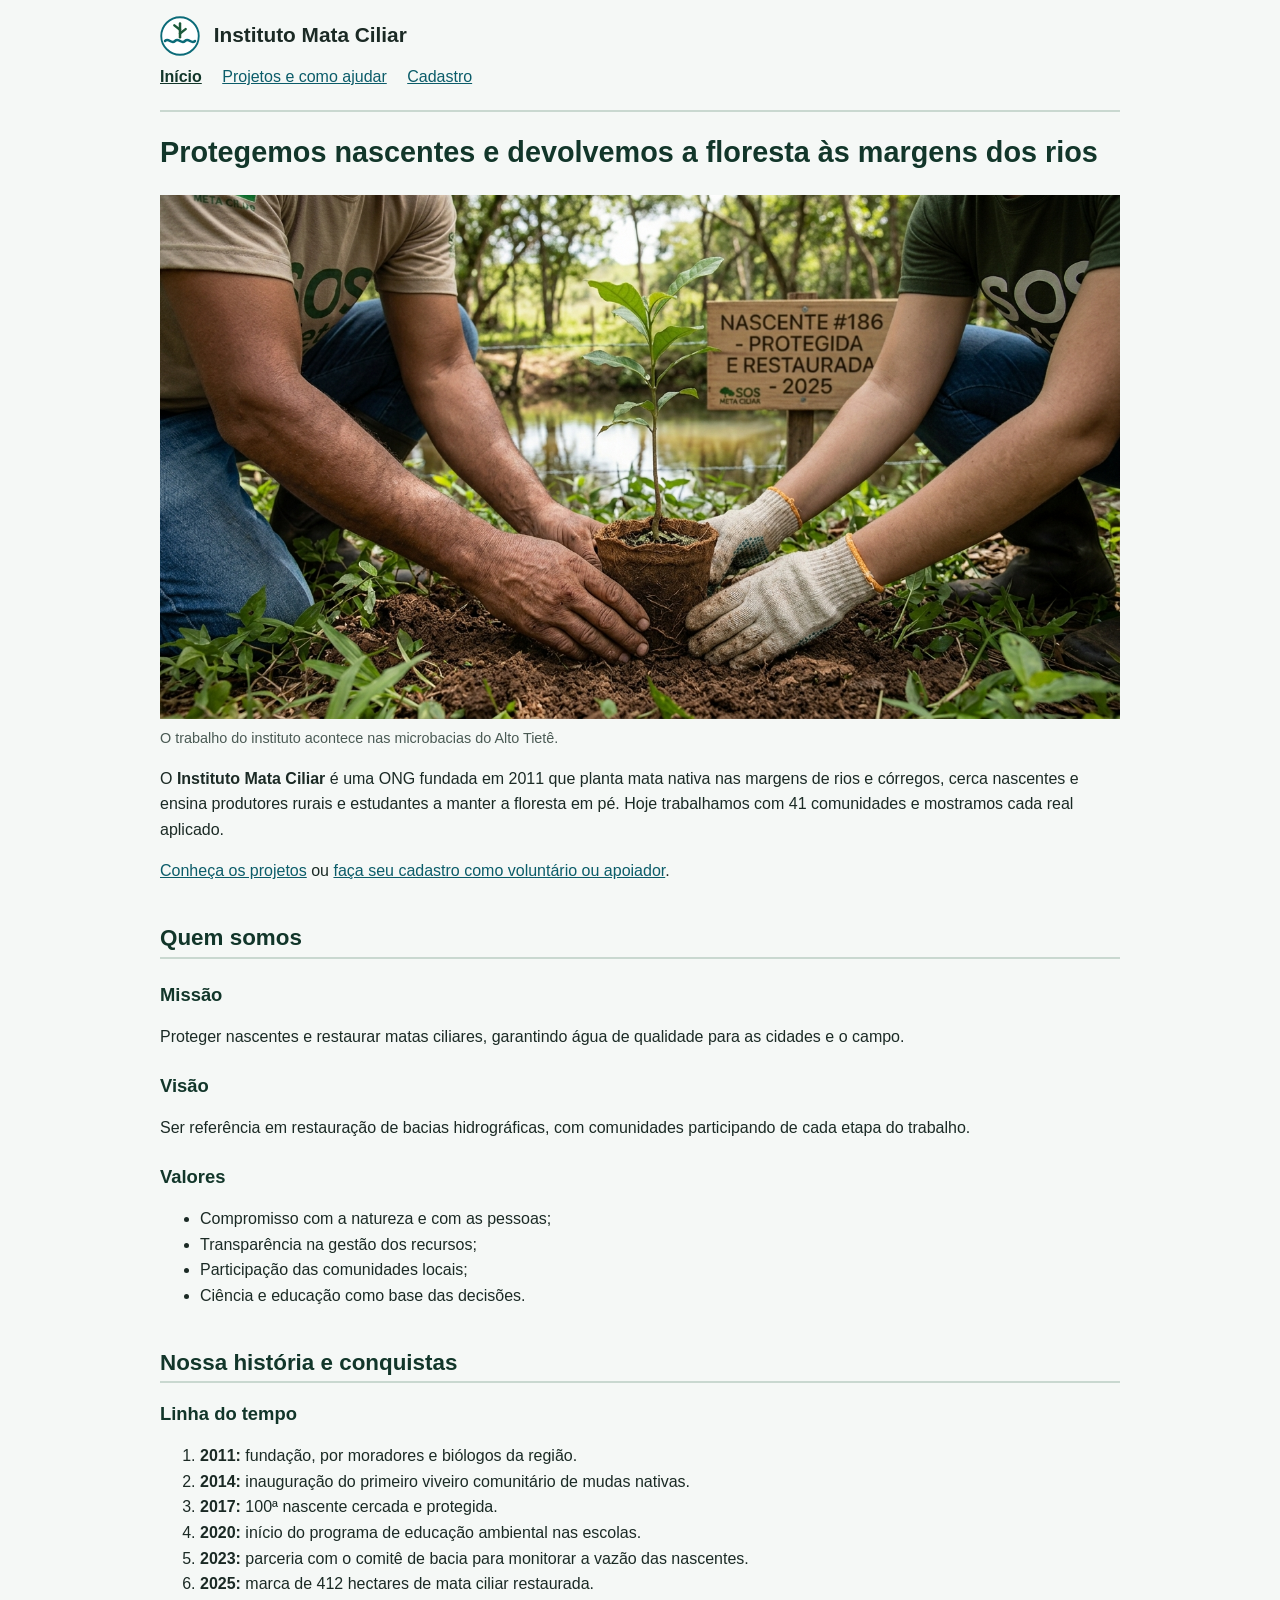
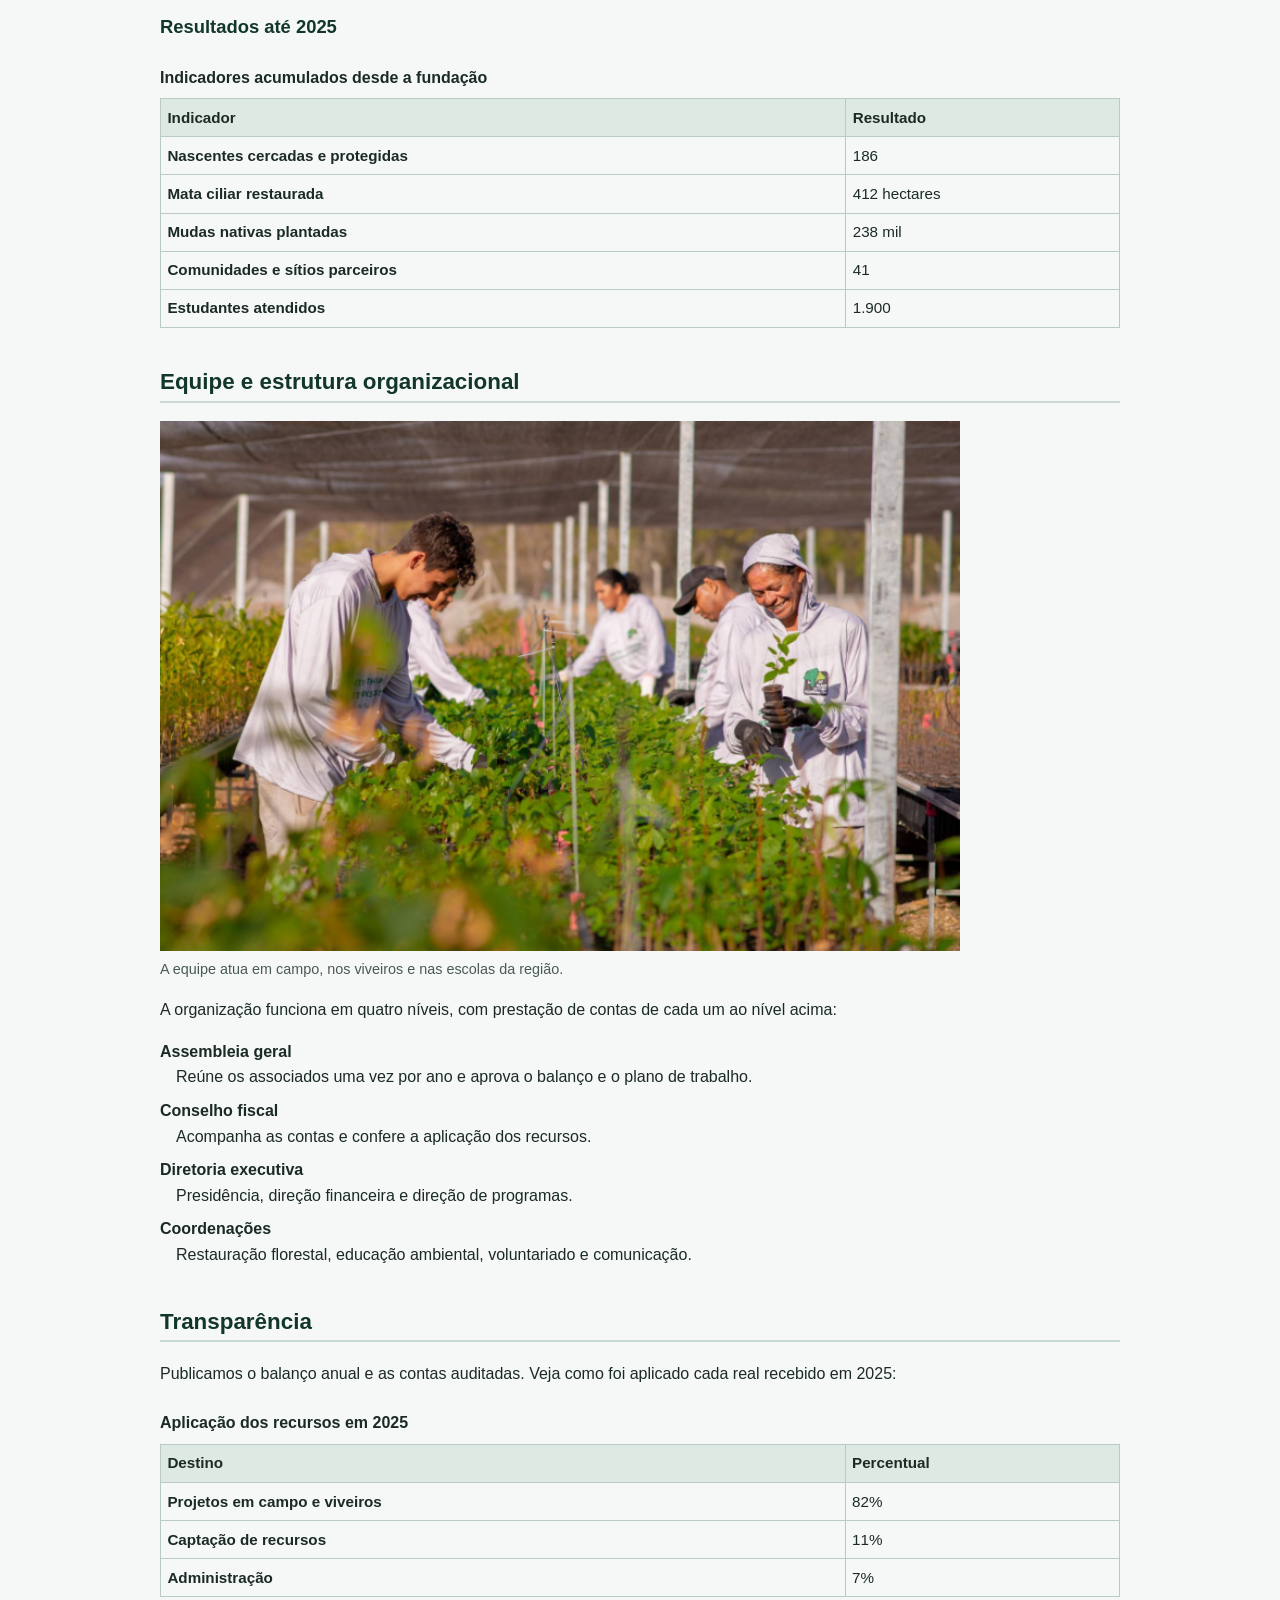
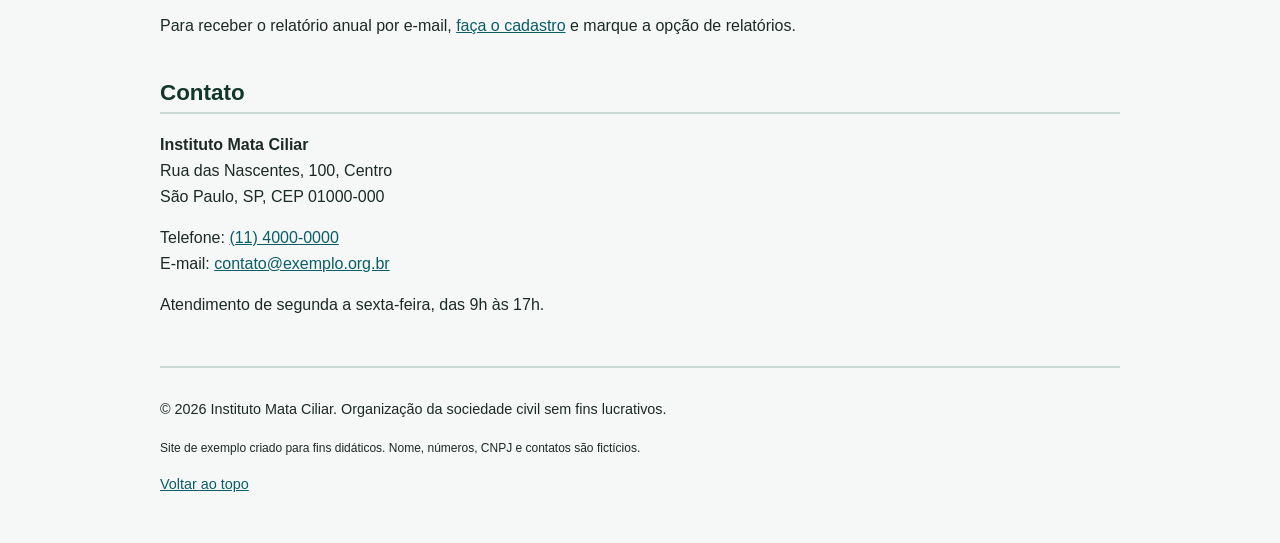
<file: ong-mata-ciliar/index.html>
<!DOCTYPE html>
<html lang="pt-BR">
<head>
  <meta charset="UTF-8">
  <meta name="viewport" content="width=device-width, initial-scale=1.0">
  <title>Instituto Mata Ciliar | Proteção de nascentes e matas ciliares</title>
  <meta name="description" content="ONG que protege nascentes e restaura matas ciliares na bacia do Alto Tietê. Conheça nossa missão, nossa história, a equipe e como falar conosco.">
  <link rel="icon" type="image/svg+xml" href="img/logo.svg">
  <link rel="stylesheet" href="css/estilo.css">
</head>
<body id="topo-da-pagina">
  <a class="pular" href="#conteudo">Pular para o conteúdo</a>

  <header>
    <p class="marca">
      <img src="img/logo.svg" alt="" width="40" height="40">
      <span>Instituto Mata Ciliar</span>
    </p>
    <nav aria-label="Menu principal">
      <ul>
          <li><a href="index.html" aria-current="page">Início</a></li>
          <li><a href="projetos.html">Projetos e como ajudar</a></li>
          <li><a href="cadastro.html">Cadastro</a></li>
      </ul>
    </nav>
  </header>

  <main id="conteudo">

    <section aria-labelledby="titulo-inicio">
      <h1 id="titulo-inicio">Protegemos nascentes e devolvemos a floresta às margens dos rios</h1>
      <figure>
      <picture>
        <img src="img/hero.jpg" alt="Ilustração de colinas verdes ao amanhecer, com um rio azul serpenteando entre árvores" width="1200" height="520" decoding="async">
      </picture>
      <figcaption>O trabalho do instituto acontece nas microbacias do Alto Tietê.</figcaption>
    </figure>
      <p>
        O <strong>Instituto Mata Ciliar</strong> é uma ONG fundada em 2011 que planta mata nativa nas margens de rios e córregos,
        cerca nascentes e ensina produtores rurais e estudantes a manter a floresta em pé. Hoje trabalhamos
        com 41 comunidades e mostramos cada real aplicado.
      </p>
      <p>
        <a href="projetos.html">Conheça os projetos</a> ou
        <a href="cadastro.html">faça seu cadastro como voluntário ou apoiador</a>.
      </p>
    </section>

    <section aria-labelledby="titulo-quem-somos">
      <h2 id="titulo-quem-somos">Quem somos</h2>

      <article>
        <h3>Missão</h3>
        <p>Proteger nascentes e restaurar matas ciliares, garantindo água de qualidade para as cidades e o campo.</p>
      </article>

      <article>
        <h3>Visão</h3>
        <p>Ser referência em restauração de bacias hidrográficas, com comunidades participando de cada etapa do trabalho.</p>
      </article>

      <article>
        <h3>Valores</h3>
        <ul>
          <li>Compromisso com a natureza e com as pessoas;</li>
          <li>Transparência na gestão dos recursos;</li>
          <li>Participação das comunidades locais;</li>
          <li>Ciência e educação como base das decisões.</li>
        </ul>
      </article>
    </section>

    <section aria-labelledby="titulo-historia">
      <h2 id="titulo-historia">Nossa história e conquistas</h2>

      <h3>Linha do tempo</h3>
      <ol>
        <li><strong>2011:</strong> fundação, por moradores e biólogos da região.</li>
        <li><strong>2014:</strong> inauguração do primeiro viveiro comunitário de mudas nativas.</li>
        <li><strong>2017:</strong> 100ª nascente cercada e protegida.</li>
        <li><strong>2020:</strong> início do programa de educação ambiental nas escolas.</li>
        <li><strong>2023:</strong> parceria com o comitê de bacia para monitorar a vazão das nascentes.</li>
        <li><strong>2025:</strong> marca de 412 hectares de mata ciliar restaurada.</li>
      </ol>

      <h3>Resultados até 2025</h3>
      <table>
        <caption>Indicadores acumulados desde a fundação</caption>
        <thead>
          <tr>
            <th scope="col">Indicador</th>
            <th scope="col">Resultado</th>
          </tr>
        </thead>
        <tbody>
          <tr><th scope="row">Nascentes cercadas e protegidas</th><td>186</td></tr>
          <tr><th scope="row">Mata ciliar restaurada</th><td>412 hectares</td></tr>
          <tr><th scope="row">Mudas nativas plantadas</th><td>238 mil</td></tr>
          <tr><th scope="row">Comunidades e sítios parceiros</th><td>41</td></tr>
          <tr><th scope="row">Estudantes atendidos</th><td>1.900</td></tr>
        </tbody>
      </table>
    </section>

    <section aria-labelledby="titulo-equipe">
      <h2 id="titulo-equipe">Equipe e estrutura organizacional</h2>
      <figure>
      <picture>
        <img src="img/equipe.jpg" alt="Ilustração de uma paisagem com rio e árvores, representando o território onde a equipe atua" width="800" height="500" loading="lazy" decoding="async">
      </picture>
      <figcaption>A equipe atua em campo, nos viveiros e nas escolas da região.</figcaption>
    </figure>
      <p>A organização funciona em quatro níveis, com prestação de contas de cada um ao nível acima:</p>
      <dl>
        <dt>Assembleia geral</dt>
        <dd>Reúne os associados uma vez por ano e aprova o balanço e o plano de trabalho.</dd>
        <dt>Conselho fiscal</dt>
        <dd>Acompanha as contas e confere a aplicação dos recursos.</dd>
        <dt>Diretoria executiva</dt>
        <dd>Presidência, direção financeira e direção de programas.</dd>
        <dt>Coordenações</dt>
        <dd>Restauração florestal, educação ambiental, voluntariado e comunicação.</dd>
      </dl>
    </section>

    <section aria-labelledby="titulo-transparencia">
      <h2 id="titulo-transparencia">Transparência</h2>
      <p>Publicamos o balanço anual e as contas auditadas. Veja como foi aplicado cada real recebido em 2025:</p>
      <table>
        <caption>Aplicação dos recursos em 2025</caption>
        <thead>
          <tr>
            <th scope="col">Destino</th>
            <th scope="col">Percentual</th>
          </tr>
        </thead>
        <tbody>
          <tr><th scope="row">Projetos em campo e viveiros</th><td>82%</td></tr>
          <tr><th scope="row">Captação de recursos</th><td>11%</td></tr>
          <tr><th scope="row">Administração</th><td>7%</td></tr>
        </tbody>
      </table>
      <p>Para receber o relatório anual por e-mail, <a href="cadastro.html">faça o cadastro</a> e marque a opção de relatórios.</p>
    </section>

    <section aria-labelledby="titulo-contato">
      <h2 id="titulo-contato">Contato</h2>
      <address>
        <p><strong>Instituto Mata Ciliar</strong><br>
        Rua das Nascentes, 100, Centro<br>
        São Paulo, SP, CEP 01000-000</p>
        <p>Telefone: <a href="tel:+551140000000">(11) 4000-0000</a><br>
        E-mail: <a href="mailto:contato@exemplo.org.br">contato@exemplo.org.br</a></p>
      </address>
      <p>Atendimento de segunda a sexta-feira, das 9h às 17h.</p>
    </section>

  </main>

  <footer>
    <p>&copy; 2026 Instituto Mata Ciliar. Organização da sociedade civil sem fins lucrativos.</p>
    <p><small>Site de exemplo criado para fins didáticos. Nome, números, CNPJ e contatos são fictícios.</small></p>
    <p><a href="#topo-da-pagina">Voltar ao topo</a></p>
  </footer>
</body>
</html>
</file>
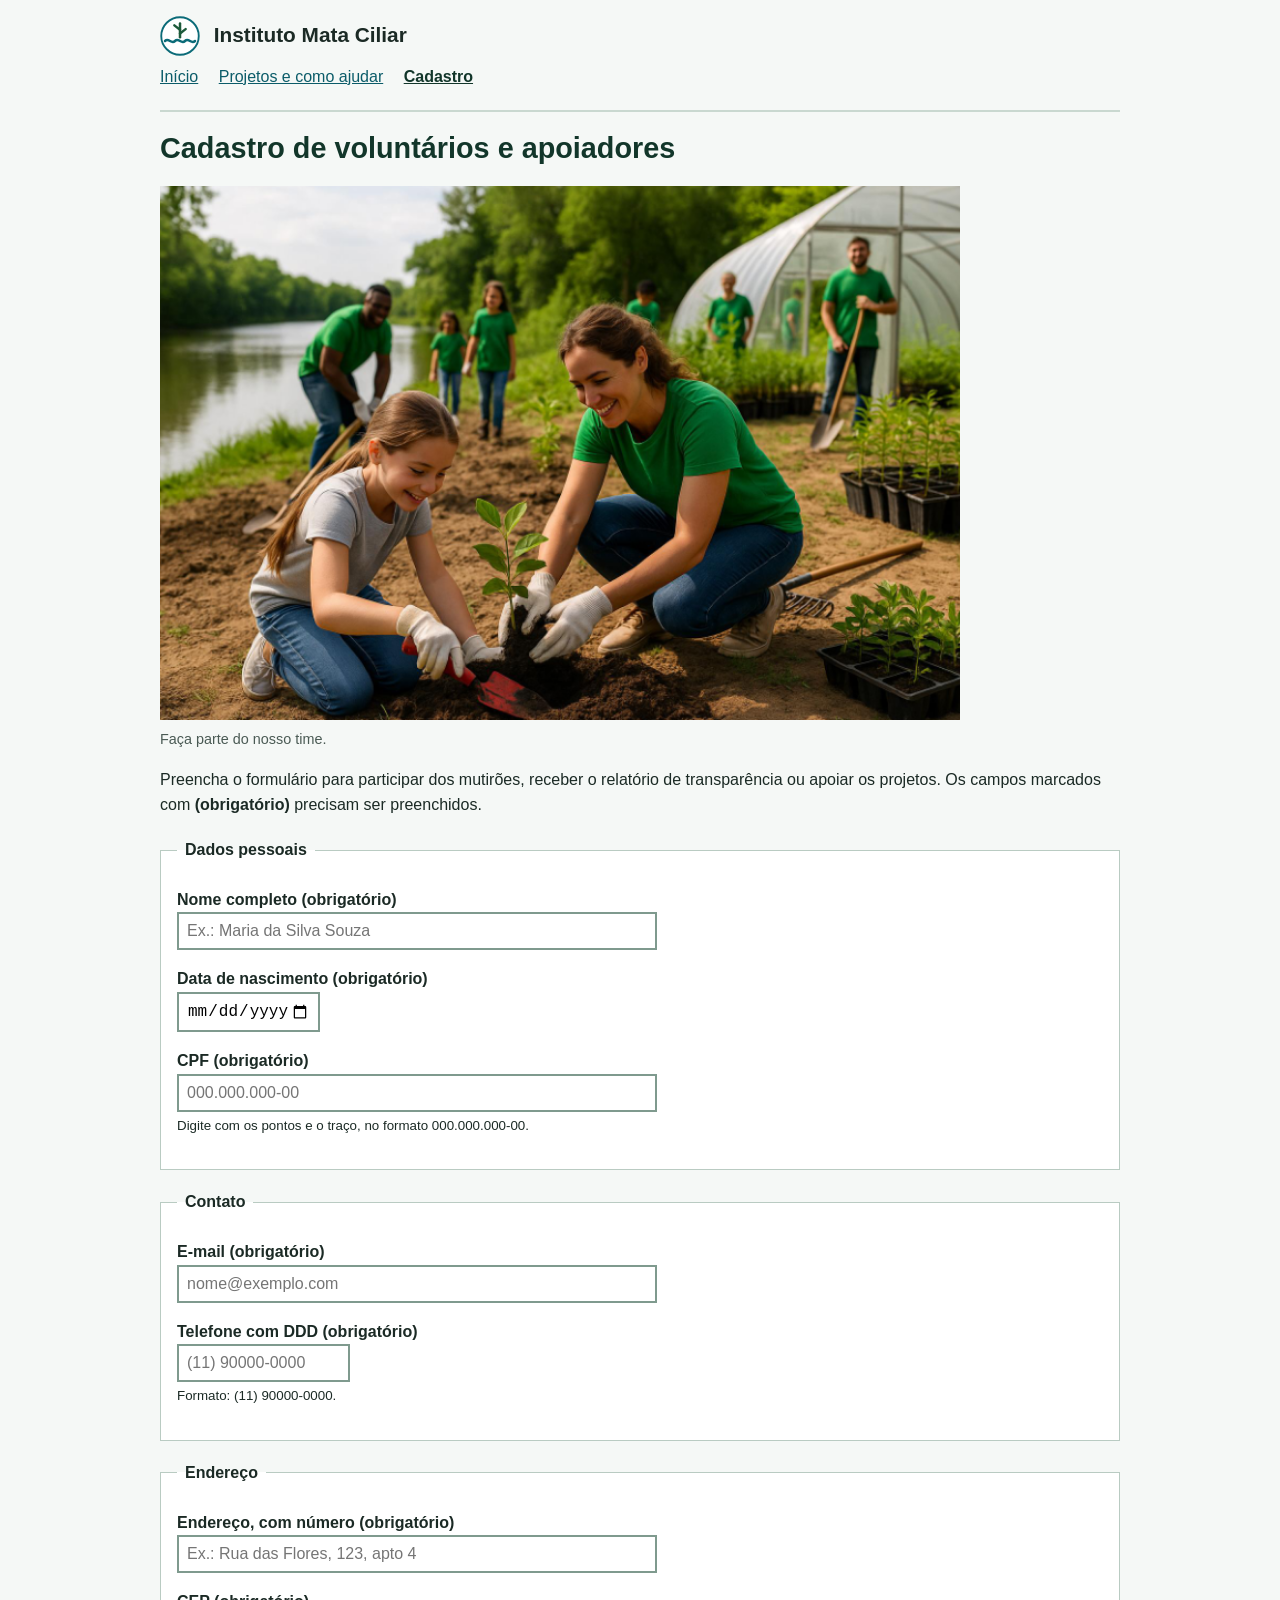
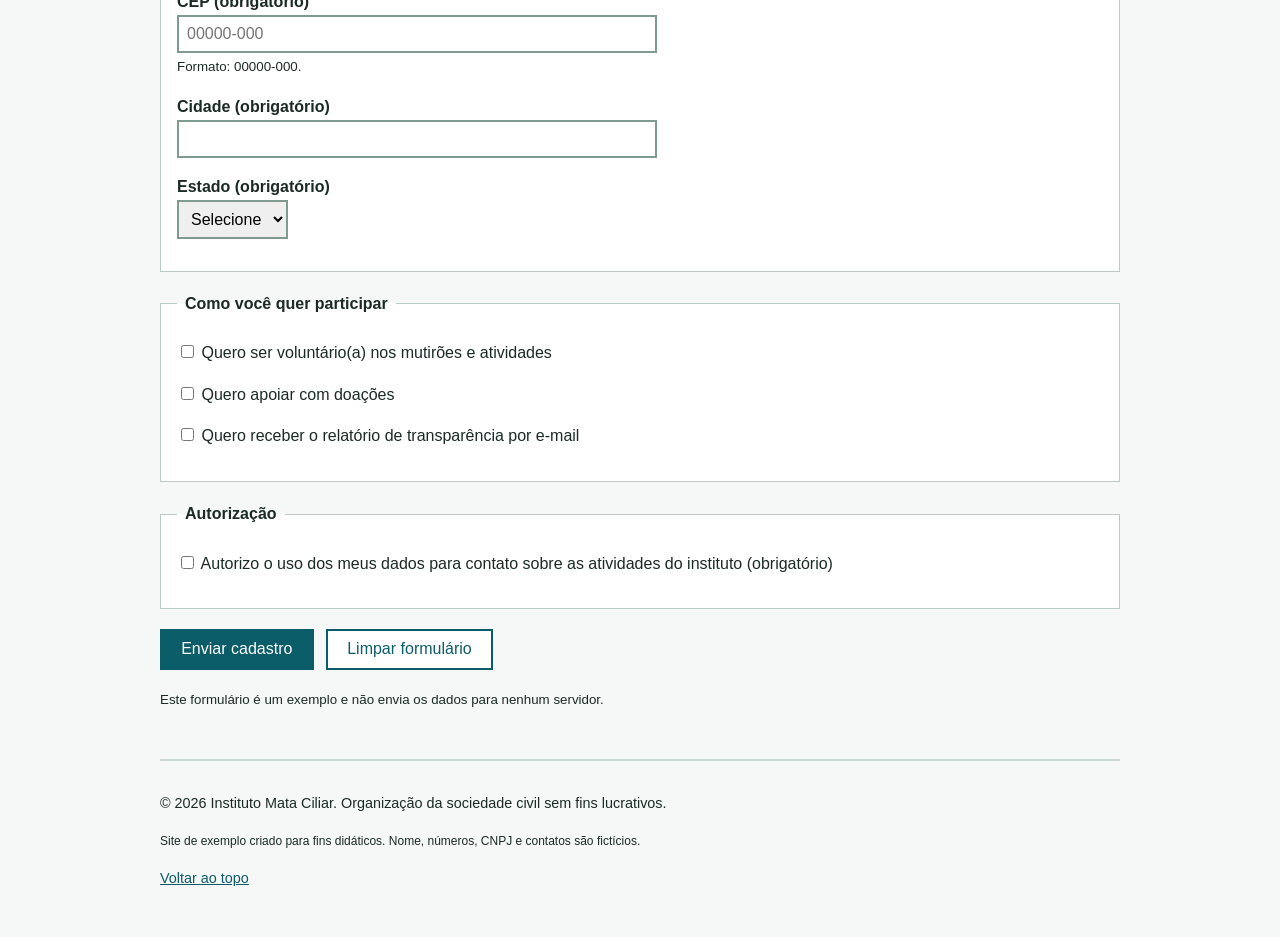
<file: ong-mata-ciliar/cadastro.html>
<!DOCTYPE html>
<html lang="pt-BR">
<head>
  <meta charset="UTF-8">
  <meta name="viewport" content="width=device-width, initial-scale=1.0">
  <title>Cadastro de voluntários e apoiadores | Instituto Mata Ciliar</title>
  <meta name="description" content="Cadastre-se como voluntário ou apoiador do Instituto Mata Ciliar e receba convites para mutirões e relatórios de transparência.">
  <link rel="icon" type="image/svg+xml" href="img/logo.svg">
  <link rel="stylesheet" href="css/estilo.css">
</head>
<body id="topo-da-pagina">
  <a class="pular" href="#conteudo">Pular para o conteúdo</a>

  <header>
    <p class="marca">
      <img src="img/logo.svg" alt="" width="40" height="40">
      <span>Instituto Mata Ciliar</span>
    </p>
    <nav aria-label="Menu principal">
      <ul>
          <li><a href="index.html">Início</a></li>
          <li><a href="projetos.html">Projetos e como ajudar</a></li>
          <li><a href="cadastro.html" aria-current="page">Cadastro</a></li>
      </ul>
    </nav>
  </header>

  <main id="conteudo">

    <h1>Cadastro de voluntários e apoiadores</h1>
    <figure>
      <picture>
        <img src="img/voluntarios.jpg" alt="Ilustração de um grupo de pessoas de camisetas coloridas ao ar livre, entre árvores" width="800" height="500" decoding="async">
      </picture>
      <figcaption>Faça parte do nosso time.</figcaption>
    </figure>
    <p>
      Preencha o formulário para participar dos mutirões, receber o relatório de transparência ou apoiar
      os projetos. Os campos marcados com <strong>(obrigatório)</strong> precisam ser preenchidos.
    </p>

    <form action="#" method="post" id="form-cadastro">

      <fieldset>
        <legend>Dados pessoais</legend>

        <p>
          <label for="nome">Nome completo (obrigatório)</label><br>
          <input type="text" id="nome" name="nome" required minlength="5" maxlength="100"
                 autocomplete="name" placeholder="Ex.: Maria da Silva Souza">
        </p>

        <p>
          <label for="nascimento">Data de nascimento (obrigatório)</label><br>
          <input type="date" id="nascimento" name="nascimento" required
                 min="1900-01-01" max="2026-12-31" autocomplete="bday">
        </p>

        <p>
          <label for="cpf">CPF (obrigatório)</label><br>
          <input type="text" id="cpf" name="cpf" required inputmode="numeric"
                 maxlength="14" size="14" placeholder="000.000.000-00"
                 pattern="[0-9]{3}\.[0-9]{3}\.[0-9]{3}-[0-9]{2}"
                 title="Digite o CPF no formato 000.000.000-00" aria-describedby="dica-cpf">
          <br><small id="dica-cpf">Digite com os pontos e o traço, no formato 000.000.000-00.</small>
        </p>
      </fieldset>

      <fieldset>
        <legend>Contato</legend>

        <p>
          <label for="email">E-mail (obrigatório)</label><br>
          <input type="email" id="email" name="email" required maxlength="120"
                 autocomplete="email" placeholder="nome@exemplo.com"
                 pattern="[^@\s]+@[^@\s]+\.[^@\s]+" title="Digite um e-mail completo, como nome@exemplo.com">
        </p>

        <p>
          <label for="telefone">Telefone com DDD (obrigatório)</label><br>
          <input type="tel" id="telefone" name="telefone" required inputmode="tel"
                 maxlength="15" size="15" autocomplete="tel" placeholder="(11) 90000-0000"
                 pattern="\([0-9]{2}\) [0-9]{4,5}-[0-9]{4}"
                 title="Digite o telefone no formato (11) 90000-0000 ou (11) 4000-0000" aria-describedby="dica-tel">
          <br><small id="dica-tel">Formato: (11) 90000-0000.</small>
        </p>
      </fieldset>

      <fieldset>
        <legend>Endereço</legend>

        <p>
          <label for="endereco">Endereço, com número (obrigatório)</label><br>
          <input type="text" id="endereco" name="endereco" required maxlength="120"
                 autocomplete="address-line1" placeholder="Ex.: Rua das Flores, 123, apto 4">
        </p>

        <p>
          <label for="cep">CEP (obrigatório)</label><br>
          <input type="text" id="cep" name="cep" required inputmode="numeric"
                 maxlength="9" size="9" autocomplete="postal-code" placeholder="00000-000"
                 pattern="[0-9]{5}-[0-9]{3}"
                 title="Digite o CEP no formato 00000-000" aria-describedby="dica-cep">
          <br><small id="dica-cep">Formato: 00000-000.</small>
        </p>

        <p>
          <label for="cidade">Cidade (obrigatório)</label><br>
          <input type="text" id="cidade" name="cidade" required maxlength="80"
                 autocomplete="address-level2">
        </p>

        <p>
          <label for="estado">Estado (obrigatório)</label><br>
          <select id="estado" name="estado" required autocomplete="address-level1">
          <option value="">Selecione</option>
          <option value="AC">AC</option>
          <option value="AL">AL</option>
          <option value="AP">AP</option>
          <option value="AM">AM</option>
          <option value="BA">BA</option>
          <option value="CE">CE</option>
          <option value="DF">DF</option>
          <option value="ES">ES</option>
          <option value="GO">GO</option>
          <option value="MA">MA</option>
          <option value="MT">MT</option>
          <option value="MS">MS</option>
          <option value="MG">MG</option>
          <option value="PA">PA</option>
          <option value="PB">PB</option>
          <option value="PR">PR</option>
          <option value="PE">PE</option>
          <option value="PI">PI</option>
          <option value="RJ">RJ</option>
          <option value="RN">RN</option>
          <option value="RS">RS</option>
          <option value="RO">RO</option>
          <option value="RR">RR</option>
          <option value="SC">SC</option>
          <option value="SP">SP</option>
          <option value="SE">SE</option>
          <option value="TO">TO</option>
          </select>
        </p>
      </fieldset>

      <fieldset>
        <legend>Como você quer participar</legend>

        <p>
          <input type="checkbox" id="quer-voluntario" name="participacao" value="voluntario">
          <label for="quer-voluntario">Quero ser voluntário(a) nos mutirões e atividades</label>
        </p>
        <p>
          <input type="checkbox" id="quer-doador" name="participacao" value="apoiador">
          <label for="quer-doador">Quero apoiar com doações</label>
        </p>
        <p>
          <input type="checkbox" id="quer-relatorio" name="participacao" value="relatorio">
          <label for="quer-relatorio">Quero receber o relatório de transparência por e-mail</label>
        </p>
      </fieldset>

      <fieldset>
        <legend>Autorização</legend>
        <p>
          <input type="checkbox" id="aceite" name="aceite" value="sim" required>
          <label for="aceite">Autorizo o uso dos meus dados para contato sobre as atividades do instituto (obrigatório)</label>
        </p>
      </fieldset>

      <p>
        <button type="submit">Enviar cadastro</button>
        <button type="reset">Limpar formulário</button>
      </p>

    </form>

    <p><small>Este formulário é um exemplo e não envia os dados para nenhum servidor.</small></p>

  </main>

  <footer>
    <p>&copy; 2026 Instituto Mata Ciliar. Organização da sociedade civil sem fins lucrativos.</p>
    <p><small>Site de exemplo criado para fins didáticos. Nome, números, CNPJ e contatos são fictícios.</small></p>
    <p><a href="#topo-da-pagina">Voltar ao topo</a></p>
  </footer>
</body>
</html>
</file>
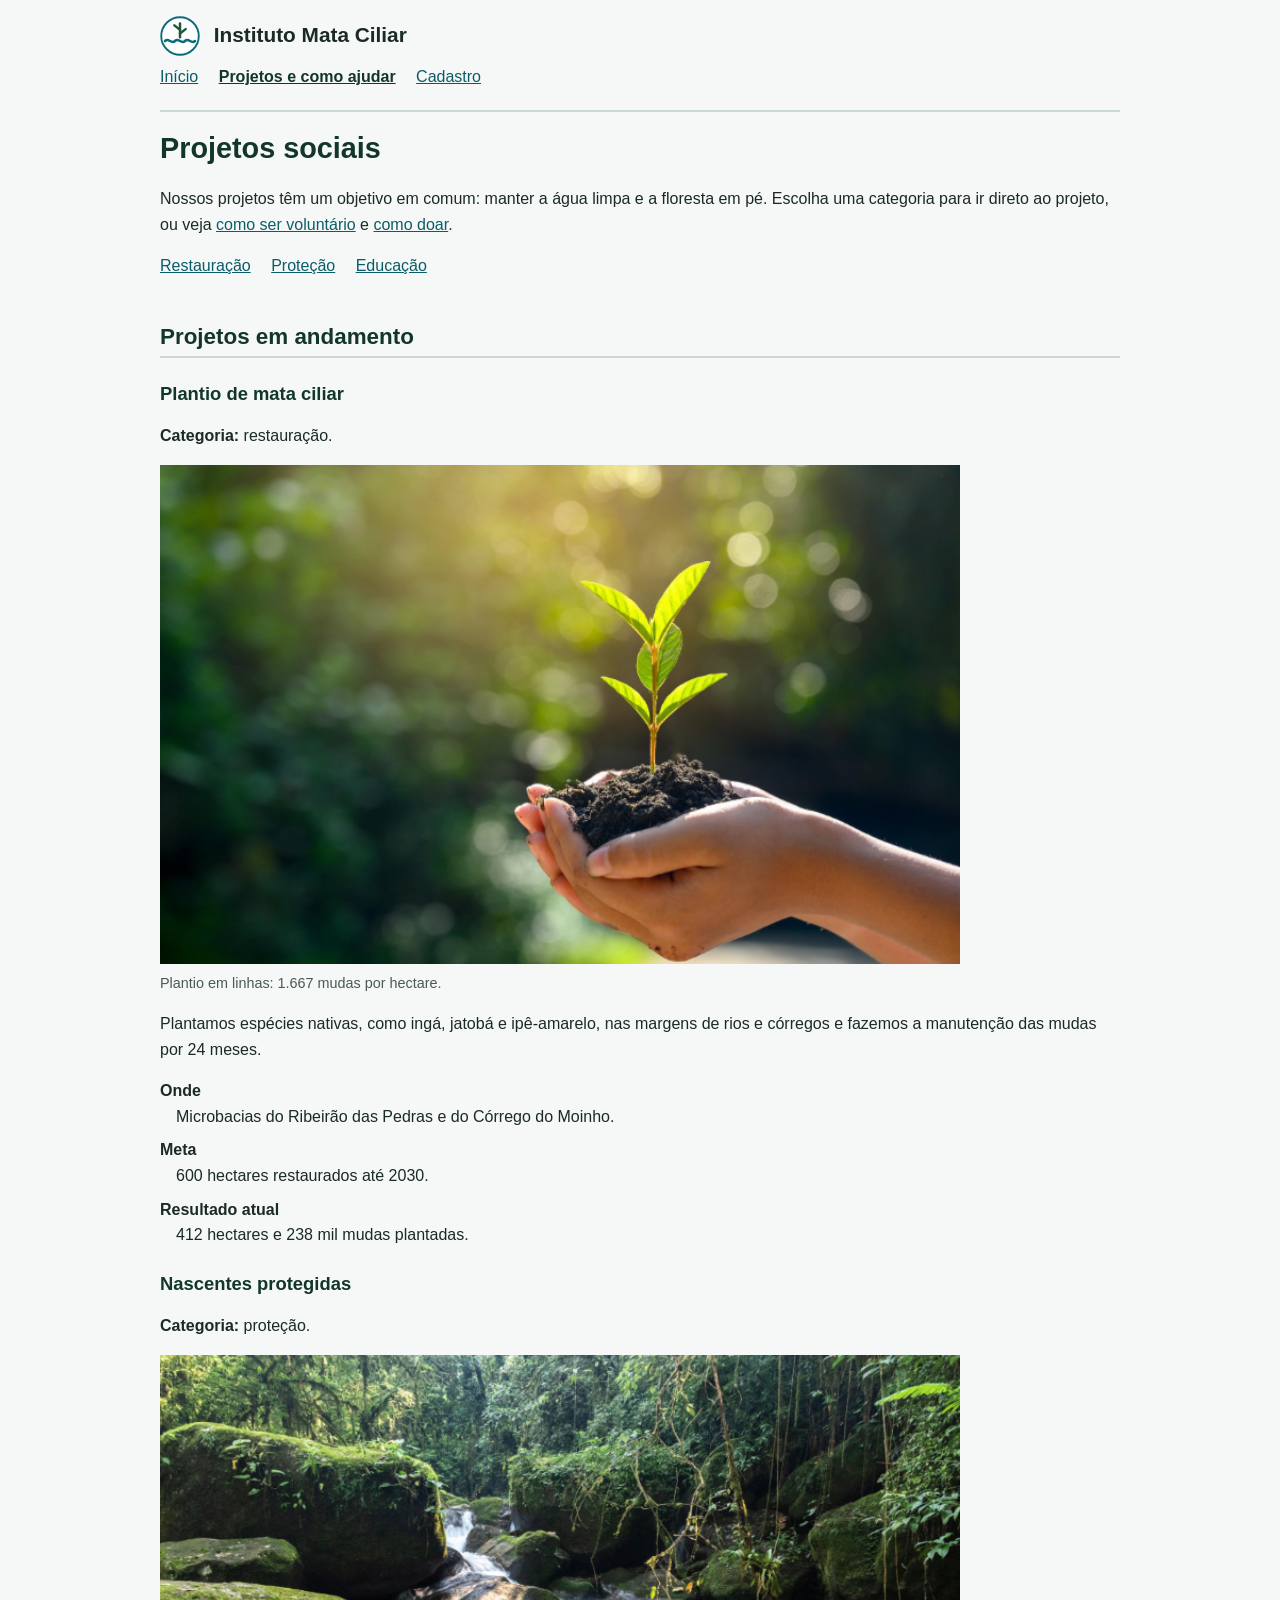
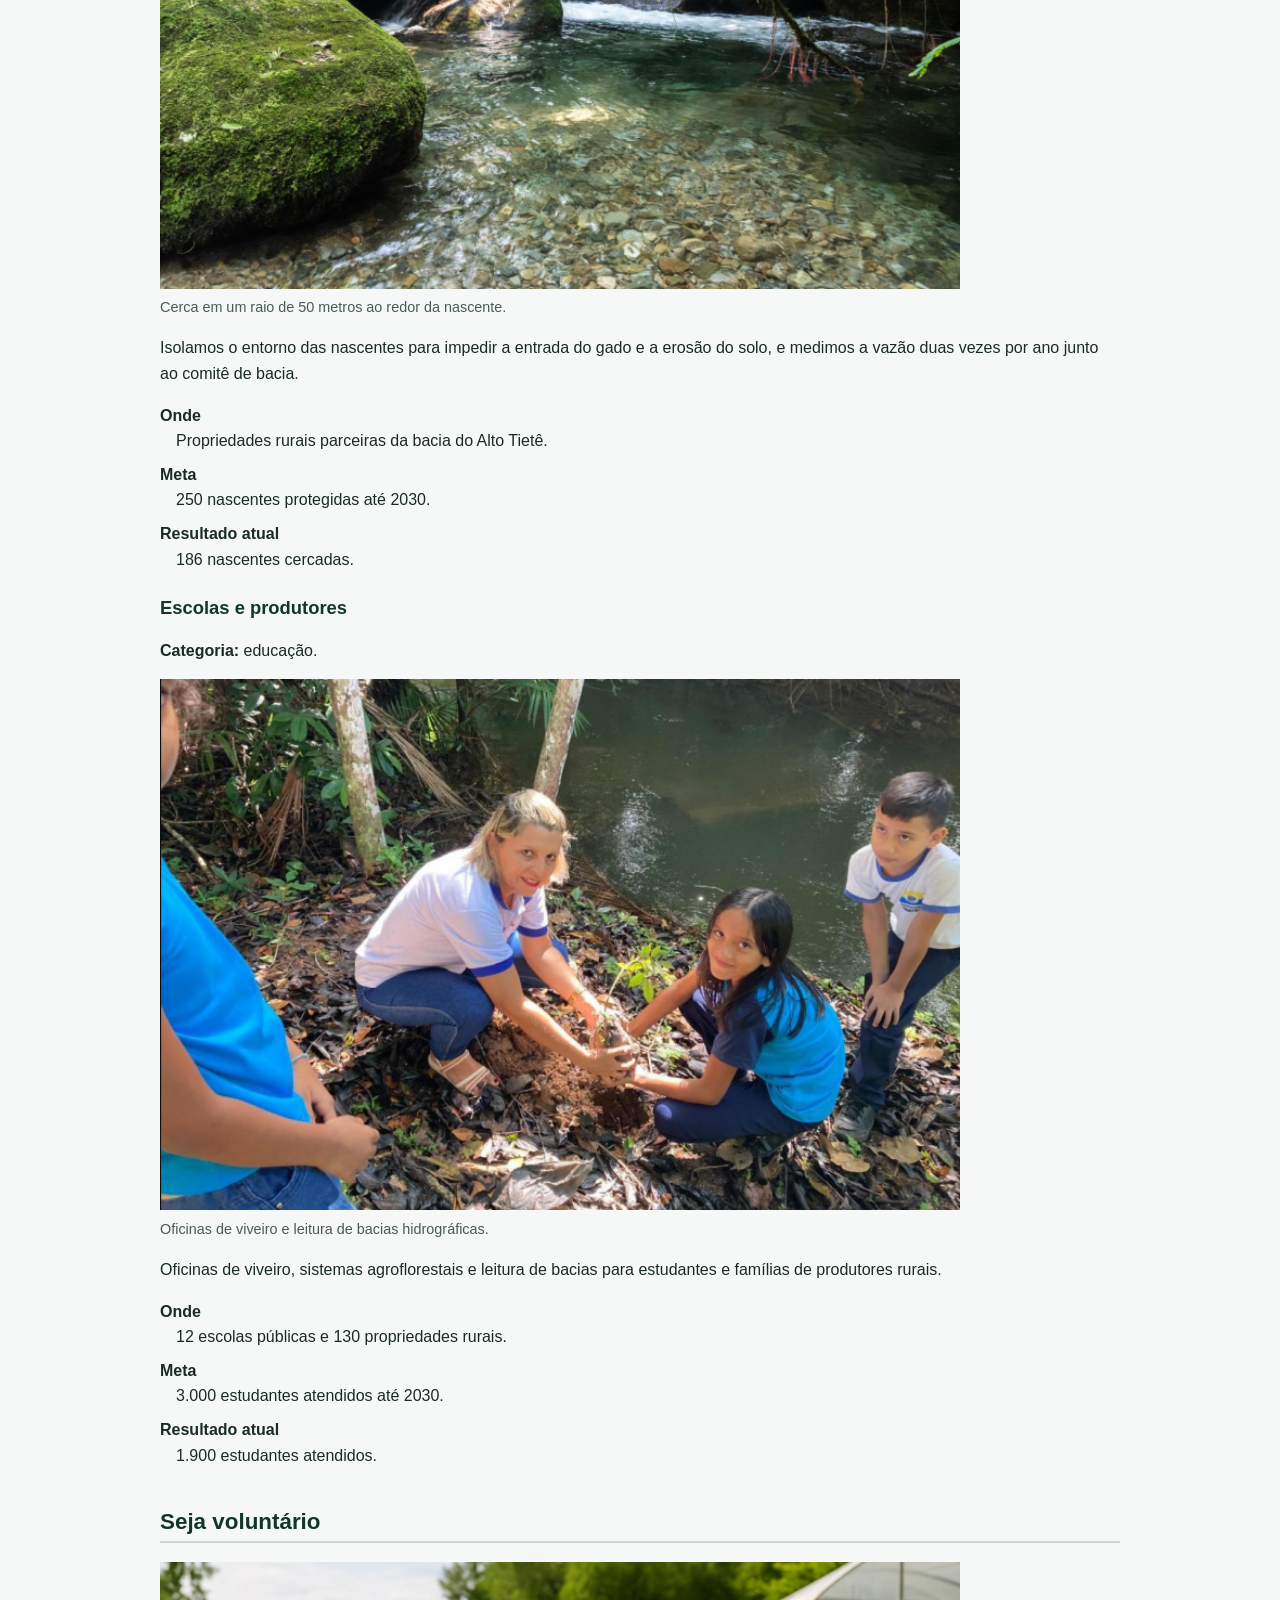
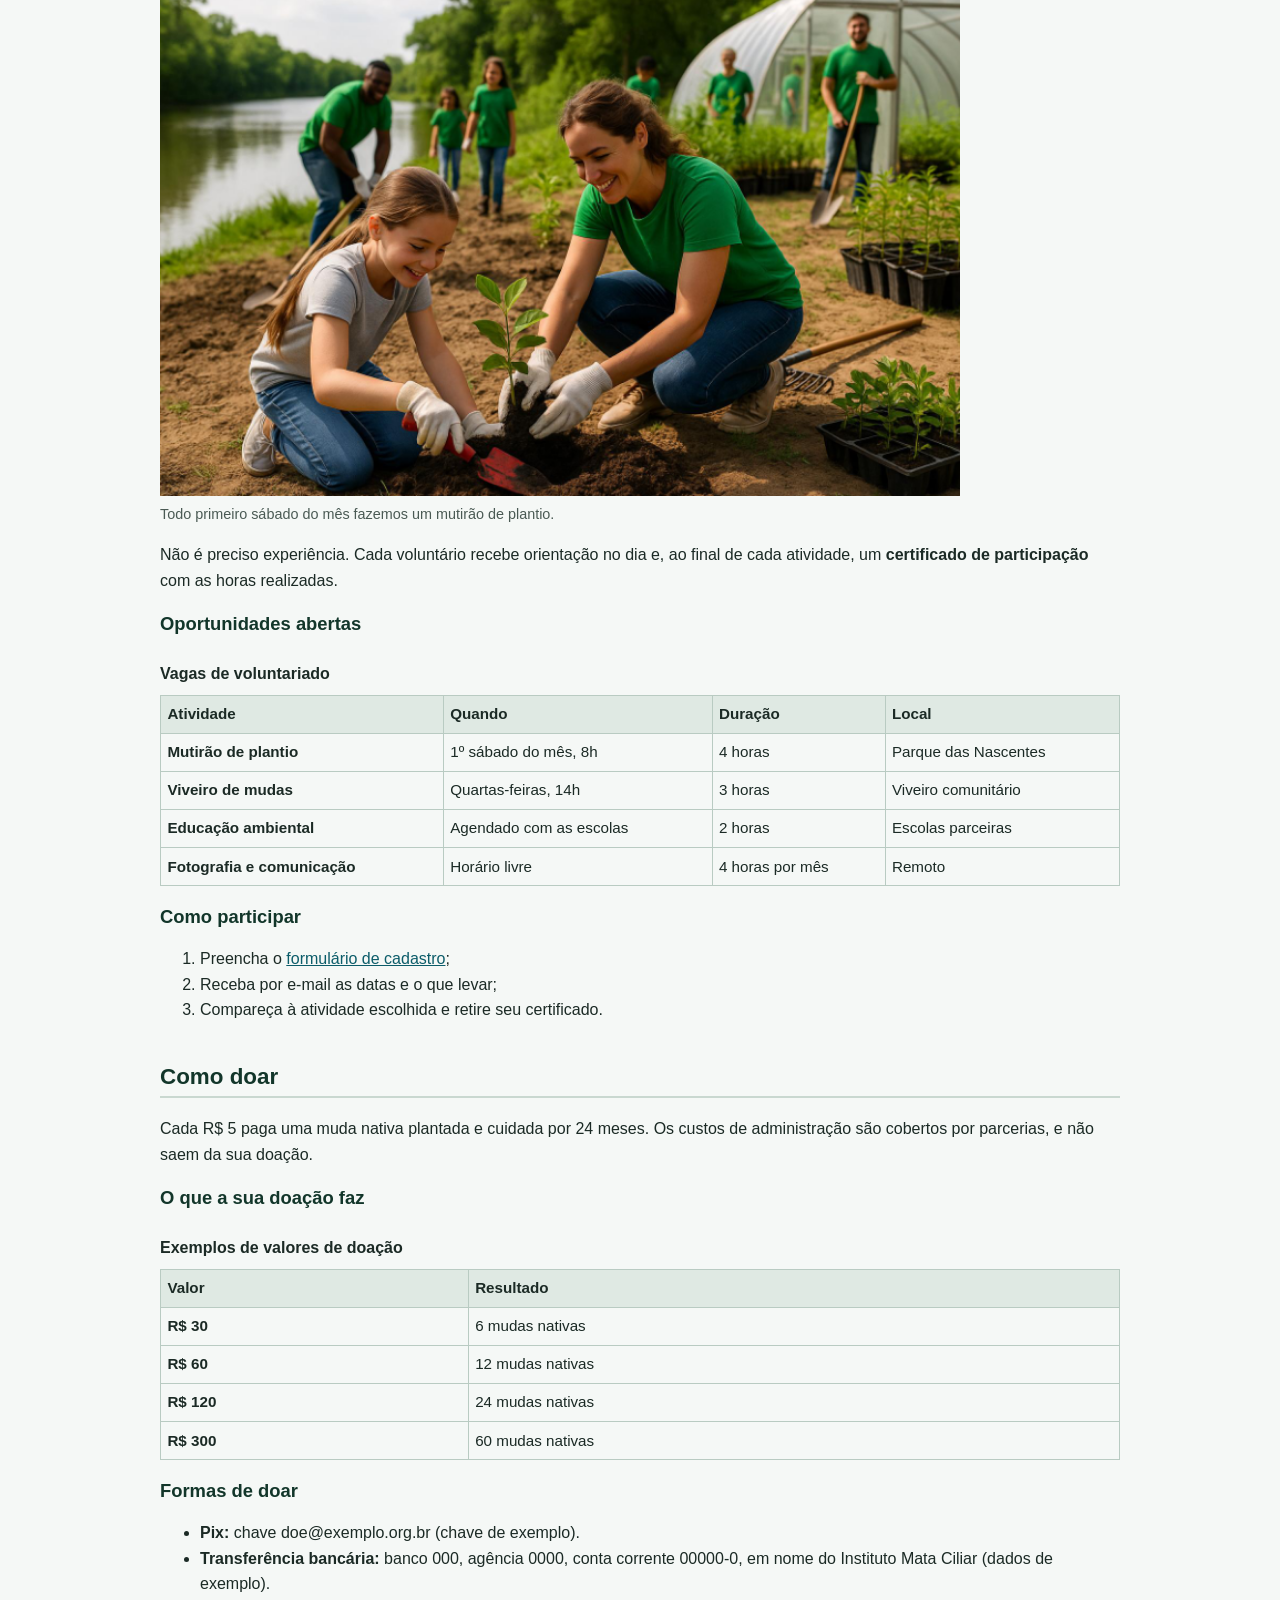
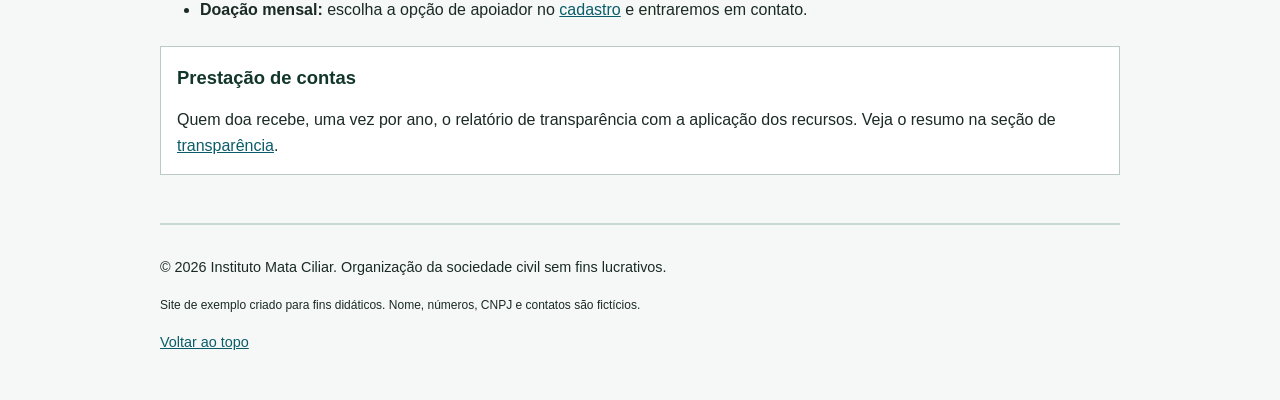
<file: ong-mata-ciliar/projetos.html>
<!DOCTYPE html>
<html lang="pt-BR">
<head>
  <meta charset="UTF-8">
  <meta name="viewport" content="width=device-width, initial-scale=1.0">
  <title>Projetos sociais, voluntariado e doações | Instituto Mata Ciliar</title>
  <meta name="description" content="Conheça os projetos de restauração, proteção de nascentes e educação ambiental, veja as vagas de voluntariado e saiba como doar.">
  <link rel="icon" type="image/svg+xml" href="img/logo.svg">
  <link rel="stylesheet" href="css/estilo.css">
</head>
<body id="topo-da-pagina">
  <a class="pular" href="#conteudo">Pular para o conteúdo</a>

  <header>
    <p class="marca">
      <img src="img/logo.svg" alt="" width="40" height="40">
      <span>Instituto Mata Ciliar</span>
    </p>
    <nav aria-label="Menu principal">
      <ul>
          <li><a href="index.html">Início</a></li>
          <li><a href="projetos.html" aria-current="page">Projetos e como ajudar</a></li>
          <li><a href="cadastro.html">Cadastro</a></li>
      </ul>
    </nav>
  </header>

  <main id="conteudo">

    <h1>Projetos sociais</h1>
    <p>
      Nossos projetos têm um objetivo em comum: manter a água limpa e a floresta em pé.
      Escolha uma categoria para ir direto ao projeto, ou veja
      <a href="#voluntariado">como ser voluntário</a> e <a href="#doar">como doar</a>.
    </p>

    <nav aria-label="Categorias de projetos">
      <ul>
        <li><a href="#restauracao">Restauração</a></li>
        <li><a href="#protecao">Proteção</a></li>
        <li><a href="#educacao">Educação</a></li>
      </ul>
    </nav>

    <section aria-labelledby="titulo-projetos">
      <h2 id="titulo-projetos">Projetos em andamento</h2>

      <article id="restauracao">
        <h3>Plantio de mata ciliar</h3>
        <p><strong>Categoria:</strong> restauração.</p>
        <figure>
      <picture>
        <img src="img/plantio.jpg" alt="Ilustração de fileiras de mudas de árvores plantadas em uma encosta verde" width="800" height="500" loading="lazy" decoding="async">
      </picture>
      <figcaption>Plantio em linhas: 1.667 mudas por hectare.</figcaption>
    </figure>
        <p>
          Plantamos espécies nativas, como ingá, jatobá e ipê-amarelo, nas margens de rios e córregos e
          fazemos a manutenção das mudas por 24 meses.
        </p>
        <dl>
          <dt>Onde</dt><dd>Microbacias do Ribeirão das Pedras e do Córrego do Moinho.</dd>
          <dt>Meta</dt><dd>600 hectares restaurados até 2030.</dd>
          <dt>Resultado atual</dt><dd>412 hectares e 238 mil mudas plantadas.</dd>
        </dl>
      </article>

      <article id="protecao">
        <h3>Nascentes protegidas</h3>
        <p><strong>Categoria:</strong> proteção.</p>
        <figure>
      <picture>
        <img src="img/nascentes.jpg" alt="Ilustração de uma nascente de água cercada por estacas de madeira, com árvores ao fundo" width="800" height="500" loading="lazy" decoding="async">
      </picture>
      <figcaption>Cerca em um raio de 50 metros ao redor da nascente.</figcaption>
    </figure>
        <p>
          Isolamos o entorno das nascentes para impedir a entrada do gado e a erosão do solo, e medimos a
          vazão duas vezes por ano junto ao comitê de bacia.
        </p>
        <dl>
          <dt>Onde</dt><dd>Propriedades rurais parceiras da bacia do Alto Tietê.</dd>
          <dt>Meta</dt><dd>250 nascentes protegidas até 2030.</dd>
          <dt>Resultado atual</dt><dd>186 nascentes cercadas.</dd>
        </dl>
      </article>

      <article id="educacao">
        <h3>Escolas e produtores</h3>
        <p><strong>Categoria:</strong> educação.</p>
        <figure>
      <picture>
        <img src="img/educacao.jpg" alt="Ilustração de uma escola de telhado vermelho cercada por árvores" width="800" height="500" loading="lazy" decoding="async">
      </picture>
      <figcaption>Oficinas de viveiro e leitura de bacias hidrográficas.</figcaption>
    </figure>
        <p>
          Oficinas de viveiro, sistemas agroflorestais e leitura de bacias para estudantes e famílias de
          produtores rurais.
        </p>
        <dl>
          <dt>Onde</dt><dd>12 escolas públicas e 130 propriedades rurais.</dd>
          <dt>Meta</dt><dd>3.000 estudantes atendidos até 2030.</dd>
          <dt>Resultado atual</dt><dd>1.900 estudantes atendidos.</dd>
        </dl>
      </article>
    </section>

    <section id="voluntariado" aria-labelledby="titulo-voluntariado">
      <h2 id="titulo-voluntariado">Seja voluntário</h2>
      <figure>
      <picture>
        <img src="img/voluntarios.jpg" alt="Ilustração de um grupo de pessoas de camisetas coloridas ao ar livre, entre árvores" width="800" height="500" loading="lazy" decoding="async">
      </picture>
      <figcaption>Todo primeiro sábado do mês fazemos um mutirão de plantio.</figcaption>
    </figure>
      <p>
        Não é preciso experiência. Cada voluntário recebe orientação no dia e, ao final de cada atividade,
        um <strong>certificado de participação</strong> com as horas realizadas.
      </p>

      <h3>Oportunidades abertas</h3>
      <table>
        <caption>Vagas de voluntariado</caption>
        <thead>
          <tr>
            <th scope="col">Atividade</th>
            <th scope="col">Quando</th>
            <th scope="col">Duração</th>
            <th scope="col">Local</th>
          </tr>
        </thead>
        <tbody>
          <tr><th scope="row">Mutirão de plantio</th><td>1º sábado do mês, 8h</td><td>4 horas</td><td>Parque das Nascentes</td></tr>
          <tr><th scope="row">Viveiro de mudas</th><td>Quartas-feiras, 14h</td><td>3 horas</td><td>Viveiro comunitário</td></tr>
          <tr><th scope="row">Educação ambiental</th><td>Agendado com as escolas</td><td>2 horas</td><td>Escolas parceiras</td></tr>
          <tr><th scope="row">Fotografia e comunicação</th><td>Horário livre</td><td>4 horas por mês</td><td>Remoto</td></tr>
        </tbody>
      </table>

      <h3>Como participar</h3>
      <ol>
        <li>Preencha o <a href="cadastro.html">formulário de cadastro</a>;</li>
        <li>Receba por e-mail as datas e o que levar;</li>
        <li>Compareça à atividade escolhida e retire seu certificado.</li>
      </ol>
    </section>

    <section id="doar" aria-labelledby="titulo-doar">
      <h2 id="titulo-doar">Como doar</h2>
      <p>
        Cada R$ 5 paga uma muda nativa plantada e cuidada por 24 meses. Os custos de administração são
        cobertos por parcerias, e não saem da sua doação.
      </p>

      <h3>O que a sua doação faz</h3>
      <table>
        <caption>Exemplos de valores de doação</caption>
        <thead>
          <tr>
            <th scope="col">Valor</th>
            <th scope="col">Resultado</th>
          </tr>
        </thead>
        <tbody>
          <tr><th scope="row">R$ 30</th><td>6 mudas nativas</td></tr>
          <tr><th scope="row">R$ 60</th><td>12 mudas nativas</td></tr>
          <tr><th scope="row">R$ 120</th><td>24 mudas nativas</td></tr>
          <tr><th scope="row">R$ 300</th><td>60 mudas nativas</td></tr>
        </tbody>
      </table>

      <h3>Formas de doar</h3>
      <ul>
        <li><strong>Pix:</strong> chave doe@exemplo.org.br (chave de exemplo).</li>
        <li><strong>Transferência bancária:</strong> banco 000, agência 0000, conta corrente 00000-0, em nome do Instituto Mata Ciliar (dados de exemplo).</li>
        <li><strong>Doação mensal:</strong> escolha a opção de apoiador no <a href="cadastro.html">cadastro</a> e entraremos em contato.</li>
      </ul>

      <aside aria-labelledby="titulo-prestacao">
        <h3 id="titulo-prestacao">Prestação de contas</h3>
        <p>
          Quem doa recebe, uma vez por ano, o relatório de transparência com a aplicação dos recursos.
          Veja o resumo na seção de <a href="index.html#titulo-transparencia">transparência</a>.
        </p>
      </aside>
    </section>

  </main>

  <footer>
    <p>&copy; 2026 Instituto Mata Ciliar. Organização da sociedade civil sem fins lucrativos.</p>
    <p><small>Site de exemplo criado para fins didáticos. Nome, números, CNPJ e contatos são fictícios.</small></p>
    <p><a href="#topo-da-pagina">Voltar ao topo</a></p>
  </footer>
</body>
</html>
</file>
<file: ong-mata-ciliar/css/estilo.css>
/* estilo.css - CSS básico, sem layouts avançados.
   O site funciona sem este arquivo; ele só melhora a leitura. */

body {
    font-family: Arial, Helvetica, sans-serif;
    font-size: 1rem;
    line-height: 1.6;
    color: #1b2a25;
    background-color: #f5f8f6;
    max-width: 60rem;
    margin: 0 auto;
    padding: 0 1rem;
}

h1, h2, h3 {
    line-height: 1.25;
    color: #12362a;
}

h1 { font-size: 1.8rem; }
h2 { font-size: 1.4rem; border-bottom: 2px solid #c9d8d0; padding-bottom: 0.3rem; margin-top: 2.5rem; }
h3 { font-size: 1.15rem; }

a { color: #0b5c69; }
a:hover { color: #083f48; }

a:focus, button:focus, input:focus, select:focus {
    outline: 3px solid #f2b705;
    outline-offset: 2px;
}

/* Link para pular direto ao conteúdo (aparece só com o teclado) */
.pular {
    position: absolute;
    left: -999px;
}
.pular:focus {
    left: 1rem;
    top: 1rem;
    background-color: #ffffff;
    padding: 0.5rem 1rem;
}

header {
    border-bottom: 2px solid #c9d8d0;
    padding: 1rem 0;
}

.marca {
    font-size: 1.3rem;
    font-weight: bold;
    margin: 0 0 0.5rem 0;
}

.marca img {
    vertical-align: middle;
    margin-right: 0.5rem;
}

nav ul {
    list-style: none;
    margin: 0;
    padding: 0;
}

nav li {
    display: inline-block;
    margin: 0 1rem 0.25rem 0;
}

nav a[aria-current="page"] {
    font-weight: bold;
    color: #12362a;
}

img {
    max-width: 100%;
    height: auto;
}

figure {
    margin: 1rem 0;
}

figcaption {
    font-size: 0.9rem;
    color: #4a5a54;
}

table {
    border-collapse: collapse;
    width: 100%;
    margin: 1rem 0;
}

caption {
    text-align: left;
    font-weight: bold;
    padding: 0.5rem 0;
}

th, td {
    border: 1px solid #b9cbc2;
    padding: 0.4rem;
    font-size: 0.95rem;
    overflow-wrap: break-word;
    text-align: left;
    vertical-align: top;
}

thead th {
    background-color: #dfe9e3;
}

article {
    margin: 1.5rem 0;
}

aside {
    border: 1px solid #b9cbc2;
    background-color: #ffffff;
    padding: 0 1rem;
    margin: 1.5rem 0;
}

dt { font-weight: bold; margin-top: 0.5rem; }
dd { margin-left: 1rem; }

address { font-style: normal; }

fieldset {
    border: 1px solid #b9cbc2;
    background-color: #ffffff;
    margin: 1.2rem 0;
    padding: 0.5rem 1rem 1rem 1rem;
}

legend {
    font-weight: bold;
    padding: 0 0.5rem;
}

label { font-weight: bold; }

input[type="checkbox"] + label { font-weight: normal; }

input[type="text"],
input[type="email"],
input[type="tel"],
input[type="date"],
select {
    font-size: 1rem;
    padding: 0.5rem;
    border: 2px solid #7f9a8e;
    max-width: 100%;
    box-sizing: border-box;
}

input[type="text"],
input[type="email"] {
    width: 100%;
    max-width: 30rem;
}

button {
    font-size: 1rem;
    padding: 0.6rem 1.2rem;
    margin-right: 0.5rem;
    border: 2px solid #0b5c69;
    background-color: #0b5c69;
    color: #ffffff;
    cursor: pointer;
}

button[type="reset"] {
    background-color: #ffffff;
    color: #0b5c69;
}

footer {
    border-top: 2px solid #c9d8d0;
    margin-top: 3rem;
    padding: 1rem 0 2rem 0;
    font-size: 0.9rem;
}
</file>
